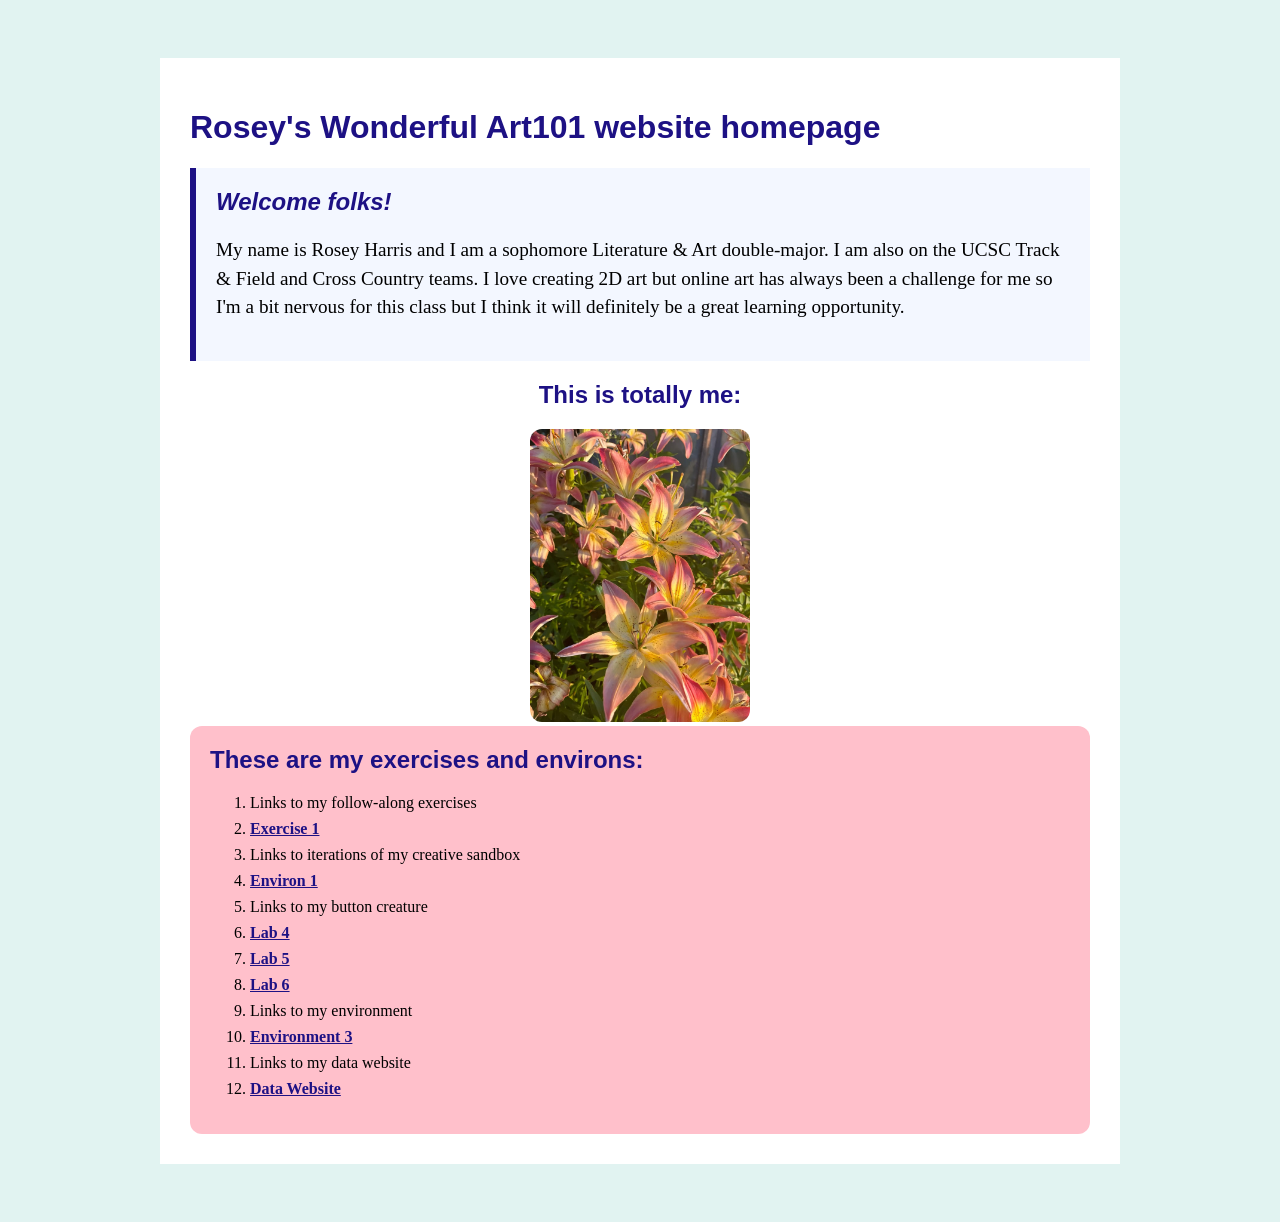
<file: index.html>
<!doctype html>
<html lang="en">
<head>
    <meta charset="utf-8">
    <title>Ilia's ART101 Homepage</title>
    <link href="site.css" rel="stylesheet" type="text/css">
</head>
<body>
 <div id="page">

<h1> Rosey's Wonderful Art101 website homepage </h1>

<div class="top-section">

<div id="introduction"> 
<h2> Welcome folks! </h2> 
<p>
My name is Rosey Harris and I am a sophomore Literature & Art double-major. I am also on the UCSC Track & Field and Cross Country teams. I love creating 2D art but online art has always been a challenge for me so I'm a bit nervous for this class but I think it will definitely be a great learning opportunity.
</p>
</div> 

<div class="profile">
<h2> This is totally me: </h2>

<img src="download.jpg">
</div> 
</div>

<div class="navigation">
<h2> These are my exercises and environs: </h2> 

<ol>
    <li>Links to my follow-along exercises</li>
    <li><a href="exercises/ex01.html">Exercise 1</a></li>
    <li>Links to iterations of my creative sandbox</li>
    <li><a href="environ/en01.html">Environ 1</a></li>
    <li>Links to my button creature</li>
     <li><a href="exercises/lab04.html">Lab 4</a></li>
     <li><a href="exercises/lab05.html">Lab 5</a></li>
     <li><a href="exercises/lab06.html">Lab 6</a></li>
     <li>Links to my environment</li>
<li><a href="environ/env03.html">Environment 3</a></li>
<li>Links to my data website</li>
<li><a href="data/data.html">Data Website</a></li>
</ol>
</div>

</body>
</html>
</file>
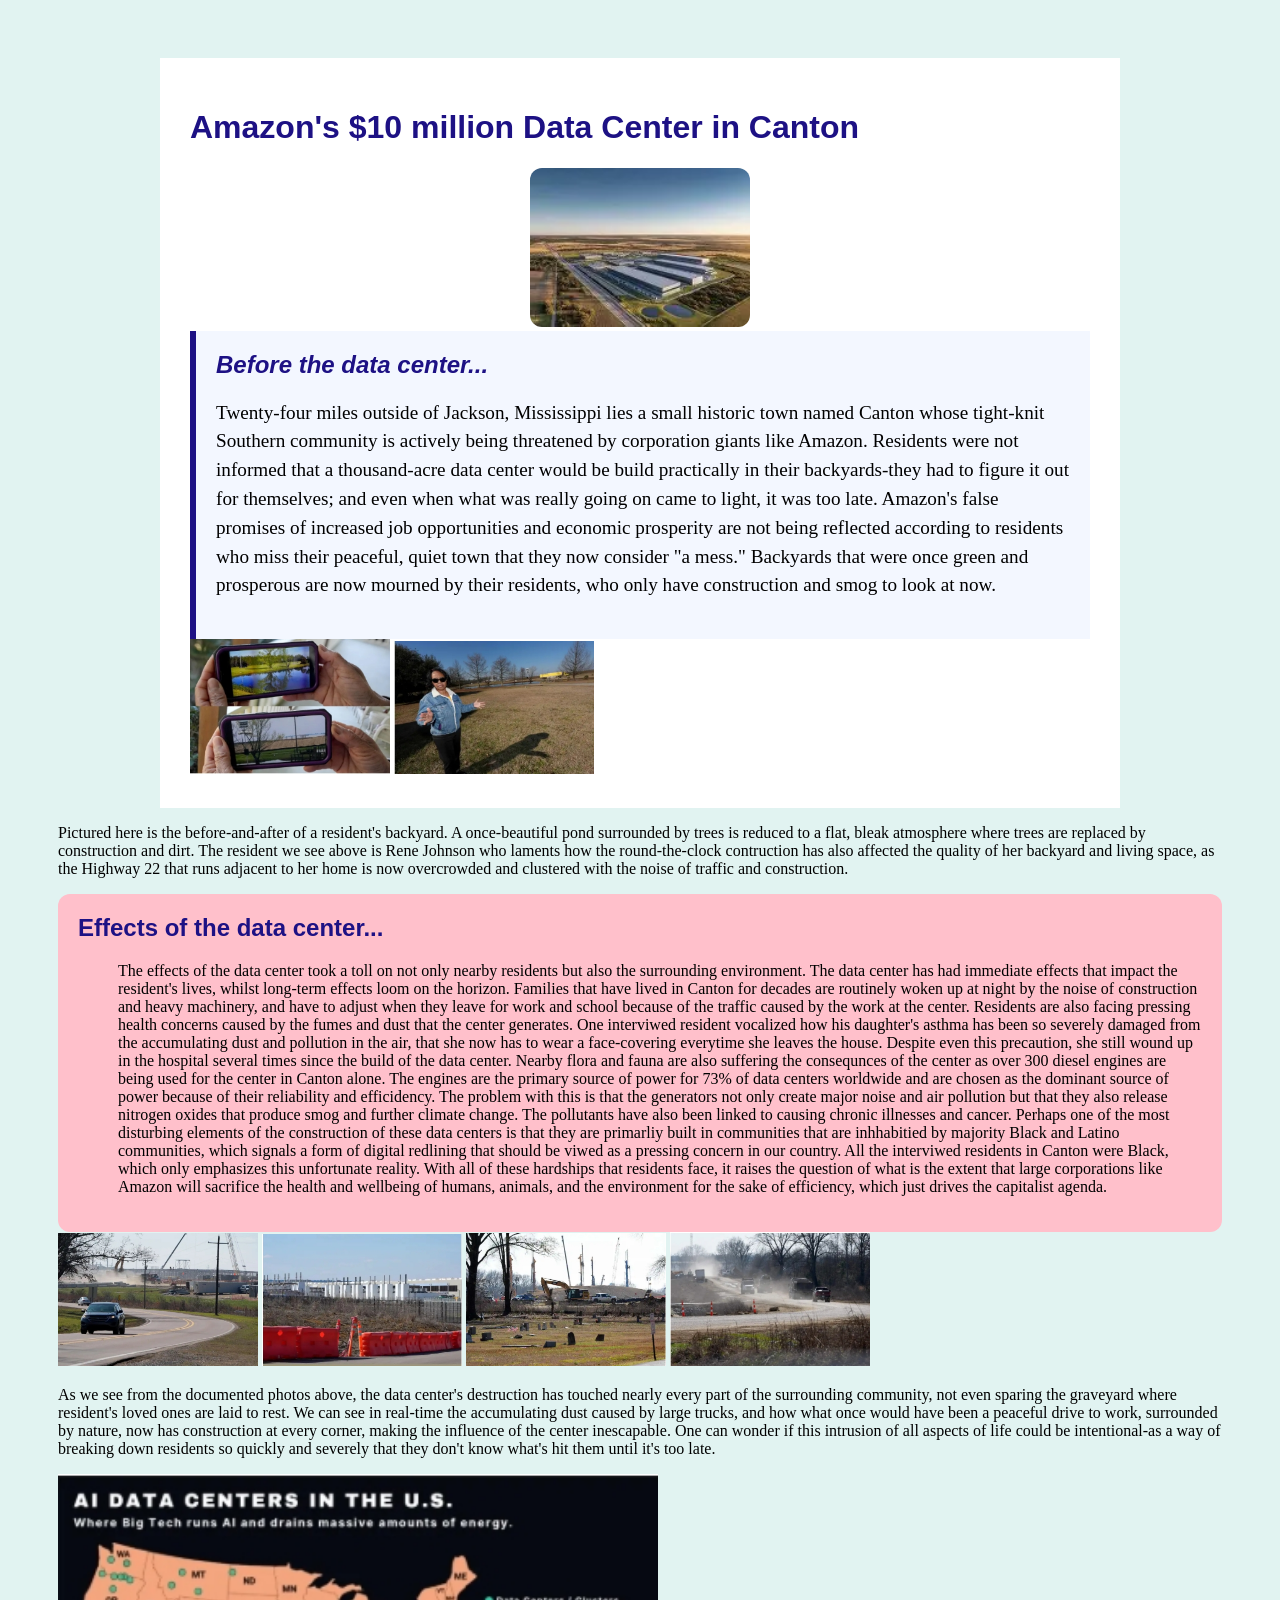
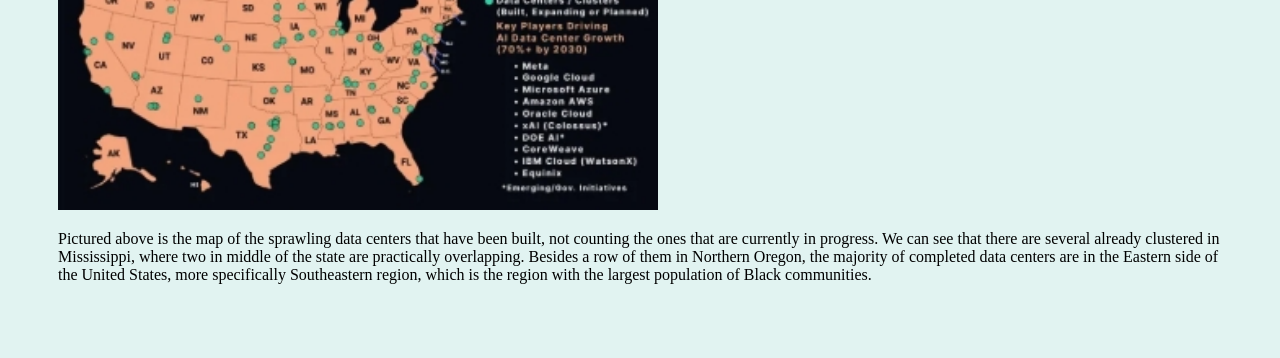
<file: data.html/index.html>
<!doctype html>
<html lang="en">
<head>
    <meta charset="utf-8">
    <title>Rosey's Data Center Website</title>
    <link href="index.css" rel="stylesheet" type="text/css">
</head>
<body>
 <div id="page">

<h1> Amazon's $10 million Data Center in Canton </h1>

<div class="top-section">


<div class="profile">







<img src="introcenter.png">
</div> 
</div>






<div id="introduction"> 
<h2> Before the data center... </h2> 
<p>
Twenty-four miles outside of Jackson, Mississippi lies a small historic town named Canton whose tight-knit Southern community is actively being threatened by corporation giants like Amazon.
Residents were not informed that a thousand-acre data center would be build practically in their backyards-they had to figure it out for themselves; and even when what was really going on came to light, it was too late.
Amazon's false promises of increased job opportunities and economic prosperity are not being reflected according to residents who miss their peaceful, quiet town that they now consider "a mess." Backyards that were once green and prosperous are now 
mourned by their residents, who only have construction and smog to look at now.
</p>
</div> 


<img src="beforeandafter.jpeg">

<img src="backyard.jpeg">
</div> 
</div>

<p>
    Pictured here is the before-and-after of a resident's backyard. A once-beautiful pond surrounded by trees is reduced to a flat, bleak atmosphere where trees are replaced by construction and dirt. The resident we see above is Rene Johnson who laments how the round-the-clock contruction has also 
    affected the quality of her backyard and living space, as the Highway 22 that runs adjacent to her home is now overcrowded and clustered with the noise of traffic and construction.
</p>



<div class="navigation">
<h2> Effects of the data center...</h2> 

<ol>
The effects of the data center took a toll on not only nearby residents but also the surrounding environment. The data center has had immediate effects that impact the resident's lives, whilst long-term effects loom on the horizon. 
Families that have lived in Canton for decades are routinely woken up at night by the noise of construction and heavy machinery, and have to adjust when they leave for work and school because of the traffic caused by the work at the center. Residents are also facing pressing health concerns caused by the fumes and dust 
that the center generates. One interviwed resident vocalized how his daughter's asthma has been so severely damaged from the accumulating dust and pollution in the air, that she now has to wear a face-covering everytime she leaves the house. Despite even this precaution, she still wound up in the hospital several times since the 
build of the data center. Nearby flora and fauna are also suffering the consequnces of the center as over 300 diesel engines are being used for the center in Canton alone. The engines are the primary source of power for 73% of data centers worldwide and are chosen as the dominant source of power because of their reliability and efficidency.
The problem with this is that the generators not only create major noise and air pollution but that they also release nitrogen oxides that produce smog and further climate change. The pollutants have also been linked to causing chronic illnesses and cancer. Perhaps one of the most disturbing elements of the construction of these data centers is that they are primarliy built in communities that are inhhabitied by majority Black and Latino communities, which signals a form of digital redlining that should be viwed as a pressing concern in our country. All the interviwed residents in Canton were Black,
which only emphasizes this unfortunate reality. With all of these hardships that residents face, it raises the question of what is the extent that large corporations like Amazon will sacrifice the health and wellbeing of humans, animals, and the environment for the sake of efficiency, which just drives the capitalist agenda.

</ol>
</div>


 


    
<img src="car.jpeg">

<img src="construction.jpeg">

<img src="graveyard.jpeg">

<img src="road.jpeg">
</div> 
</div>

<p> 
   As we see from the documented photos above, the data center's destruction has touched nearly every part of the surrounding community, not
   even sparing the graveyard where resident's loved ones are laid to rest. We can see in real-time the accumulating dust caused by large trucks, and how what once would have been 
   a peaceful drive to work, surrounded by nature, now has construction at every corner, making the influence of the center inescapable.
 One can wonder if this intrusion of all aspects of life could be intentional-as a way of breaking down residents so quickly and severely that they don't know what's hit them
   until it's too late.
</p> 








    <img src="map.jpeg" alt="Example Image" class="my-image">

<p>
Pictured above is the map of the sprawling data centers that have been built, not counting the ones that are currently in progress. We can see that there are several already clustered in Mississippi, where two in middle of the state are practically overlapping. Besides a row of them in Northern Oregon,
the majority of completed data centers are in the Eastern side of the United States, more specifically Southeastern region, which is the region with the largest population of Black communities. 
</p>
</file>
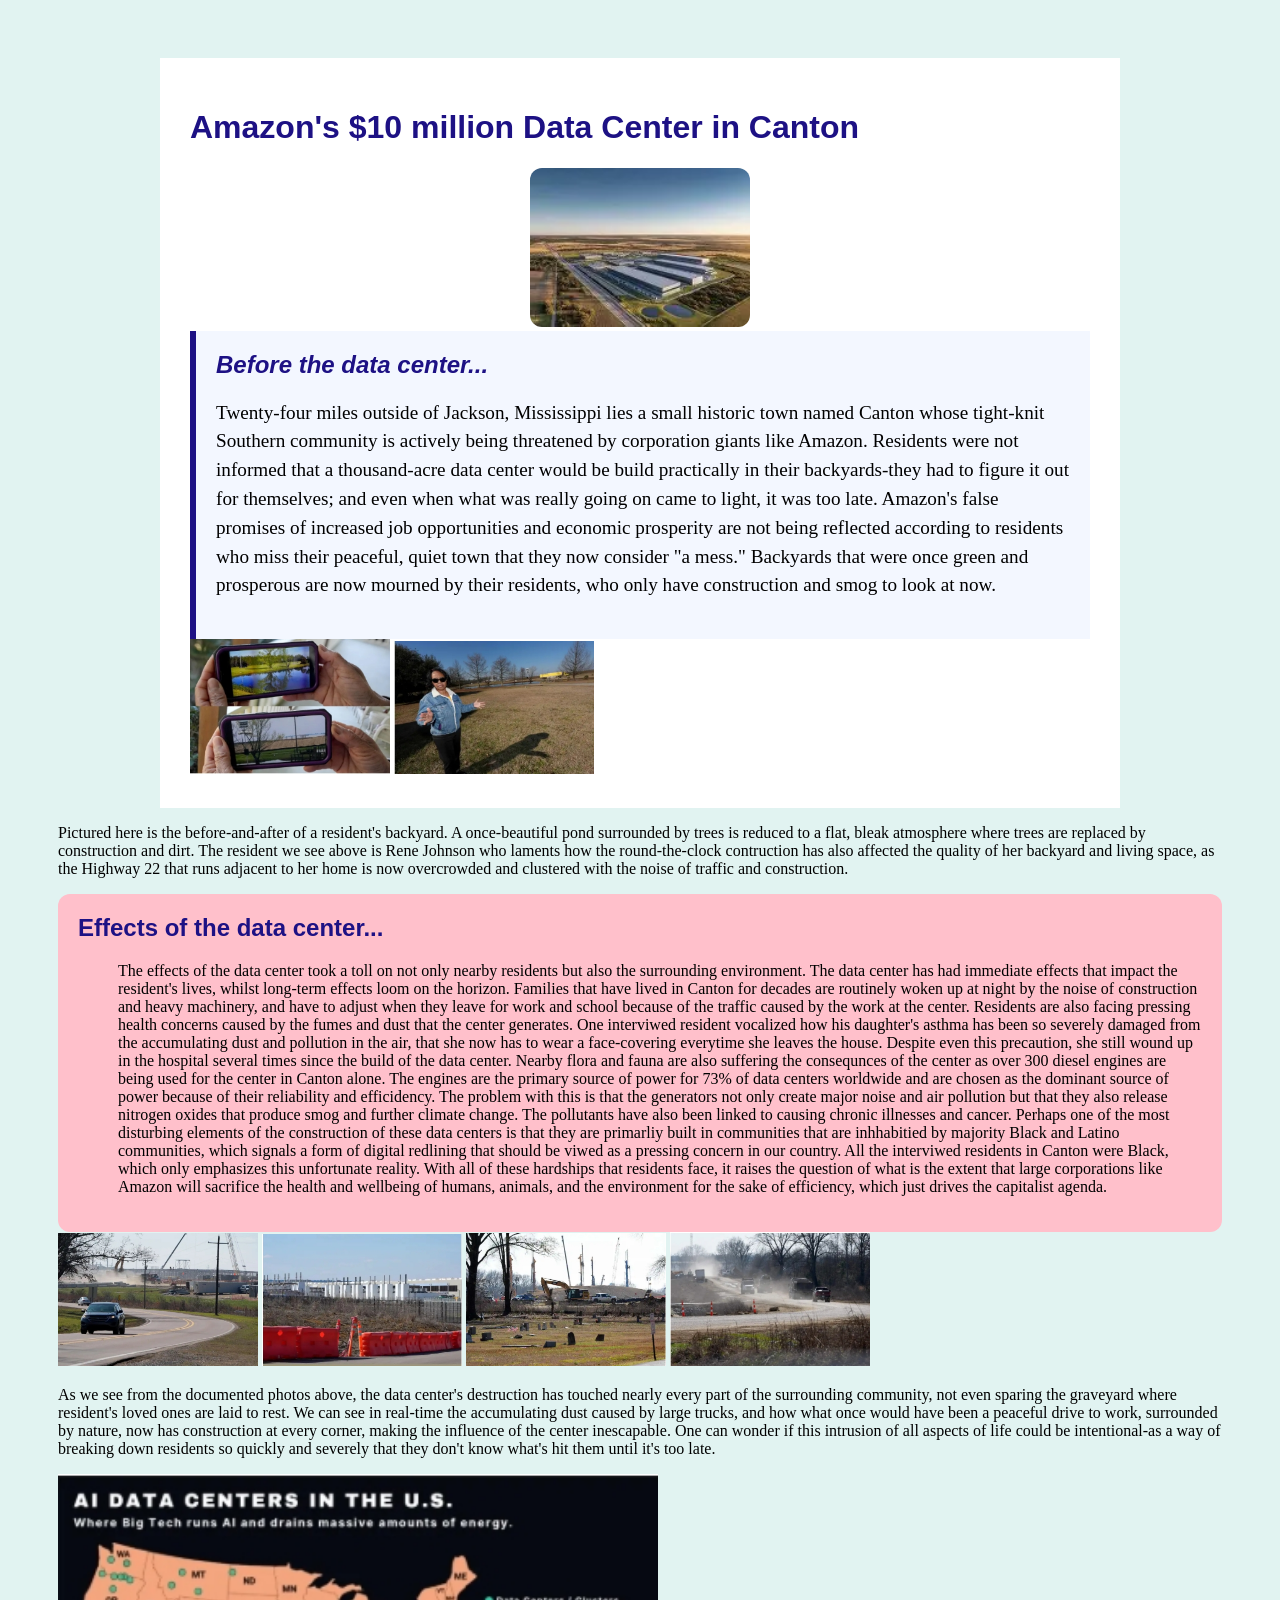
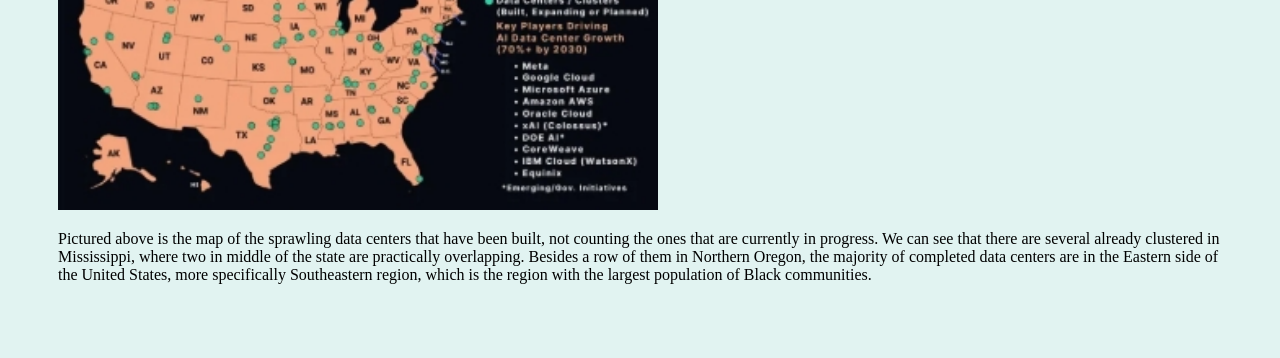
<file: data/data.html>
<!doctype html>
<html lang="en">
<head>
    <meta charset="utf-8">
    <title>Rosey's Data Center Website</title>
    <link href="data.css" rel="stylesheet" type="text/css">
</head>
<body>
 <div id="page">

<h1> Amazon's $10 million Data Center in Canton </h1>

<div class="top-section">


<div class="profile">







<img src="introcenter.png">
</div> 
</div>






<div id="introduction"> 
<h2> Before the data center... </h2> 
<p>
Twenty-four miles outside of Jackson, Mississippi lies a small historic town named Canton whose tight-knit Southern community is actively being threatened by corporation giants like Amazon.
Residents were not informed that a thousand-acre data center would be build practically in their backyards-they had to figure it out for themselves; and even when what was really going on came to light, it was too late.
Amazon's false promises of increased job opportunities and economic prosperity are not being reflected according to residents who miss their peaceful, quiet town that they now consider "a mess." Backyards that were once green and prosperous are now 
mourned by their residents, who only have construction and smog to look at now.
</p>
</div> 


<img src="beforeandafter.jpeg">

<img src="backyard.jpeg">
</div> 
</div>

<p>
    Pictured here is the before-and-after of a resident's backyard. A once-beautiful pond surrounded by trees is reduced to a flat, bleak atmosphere where trees are replaced by construction and dirt. The resident we see above is Rene Johnson who laments how the round-the-clock contruction has also 
    affected the quality of her backyard and living space, as the Highway 22 that runs adjacent to her home is now overcrowded and clustered with the noise of traffic and construction.
</p>



<div class="navigation">
<h2> Effects of the data center...</h2> 

<ol>
The effects of the data center took a toll on not only nearby residents but also the surrounding environment. The data center has had immediate effects that impact the resident's lives, whilst long-term effects loom on the horizon. 
Families that have lived in Canton for decades are routinely woken up at night by the noise of construction and heavy machinery, and have to adjust when they leave for work and school because of the traffic caused by the work at the center. Residents are also facing pressing health concerns caused by the fumes and dust 
that the center generates. One interviwed resident vocalized how his daughter's asthma has been so severely damaged from the accumulating dust and pollution in the air, that she now has to wear a face-covering everytime she leaves the house. Despite even this precaution, she still wound up in the hospital several times since the 
build of the data center. Nearby flora and fauna are also suffering the consequnces of the center as over 300 diesel engines are being used for the center in Canton alone. The engines are the primary source of power for 73% of data centers worldwide and are chosen as the dominant source of power because of their reliability and efficidency.
The problem with this is that the generators not only create major noise and air pollution but that they also release nitrogen oxides that produce smog and further climate change. The pollutants have also been linked to causing chronic illnesses and cancer. Perhaps one of the most disturbing elements of the construction of these data centers is that they are primarliy built in communities that are inhhabitied by majority Black and Latino communities, which signals a form of digital redlining that should be viwed as a pressing concern in our country. All the interviwed residents in Canton were Black,
which only emphasizes this unfortunate reality. With all of these hardships that residents face, it raises the question of what is the extent that large corporations like Amazon will sacrifice the health and wellbeing of humans, animals, and the environment for the sake of efficiency, which just drives the capitalist agenda.

</ol>
</div>


 


    
<img src="car.jpeg">

<img src="construction.jpeg">

<img src="graveyard.jpeg">

<img src="road.jpeg">
</div> 
</div>

<p> 
   As we see from the documented photos above, the data center's destruction has touched nearly every part of the surrounding community, not
   even sparing the graveyard where resident's loved ones are laid to rest. We can see in real-time the accumulating dust caused by large trucks, and how what once would have been 
   a peaceful drive to work, surrounded by nature, now has construction at every corner, making the influence of the center inescapable.
 One can wonder if this intrusion of all aspects of life could be intentional-as a way of breaking down residents so quickly and severely that they don't know what's hit them
   until it's too late.
</p> 








    <img src="map.jpeg" alt="Example Image" class="my-image">

<p>
Pictured above is the map of the sprawling data centers that have been built, not counting the ones that are currently in progress. We can see that there are several already clustered in Mississippi, where two in middle of the state are practically overlapping. Besides a row of them in Northern Oregon,
the majority of completed data centers are in the Eastern side of the United States, more specifically Southeastern region, which is the region with the largest population of Black communities. 
</p>
</file>
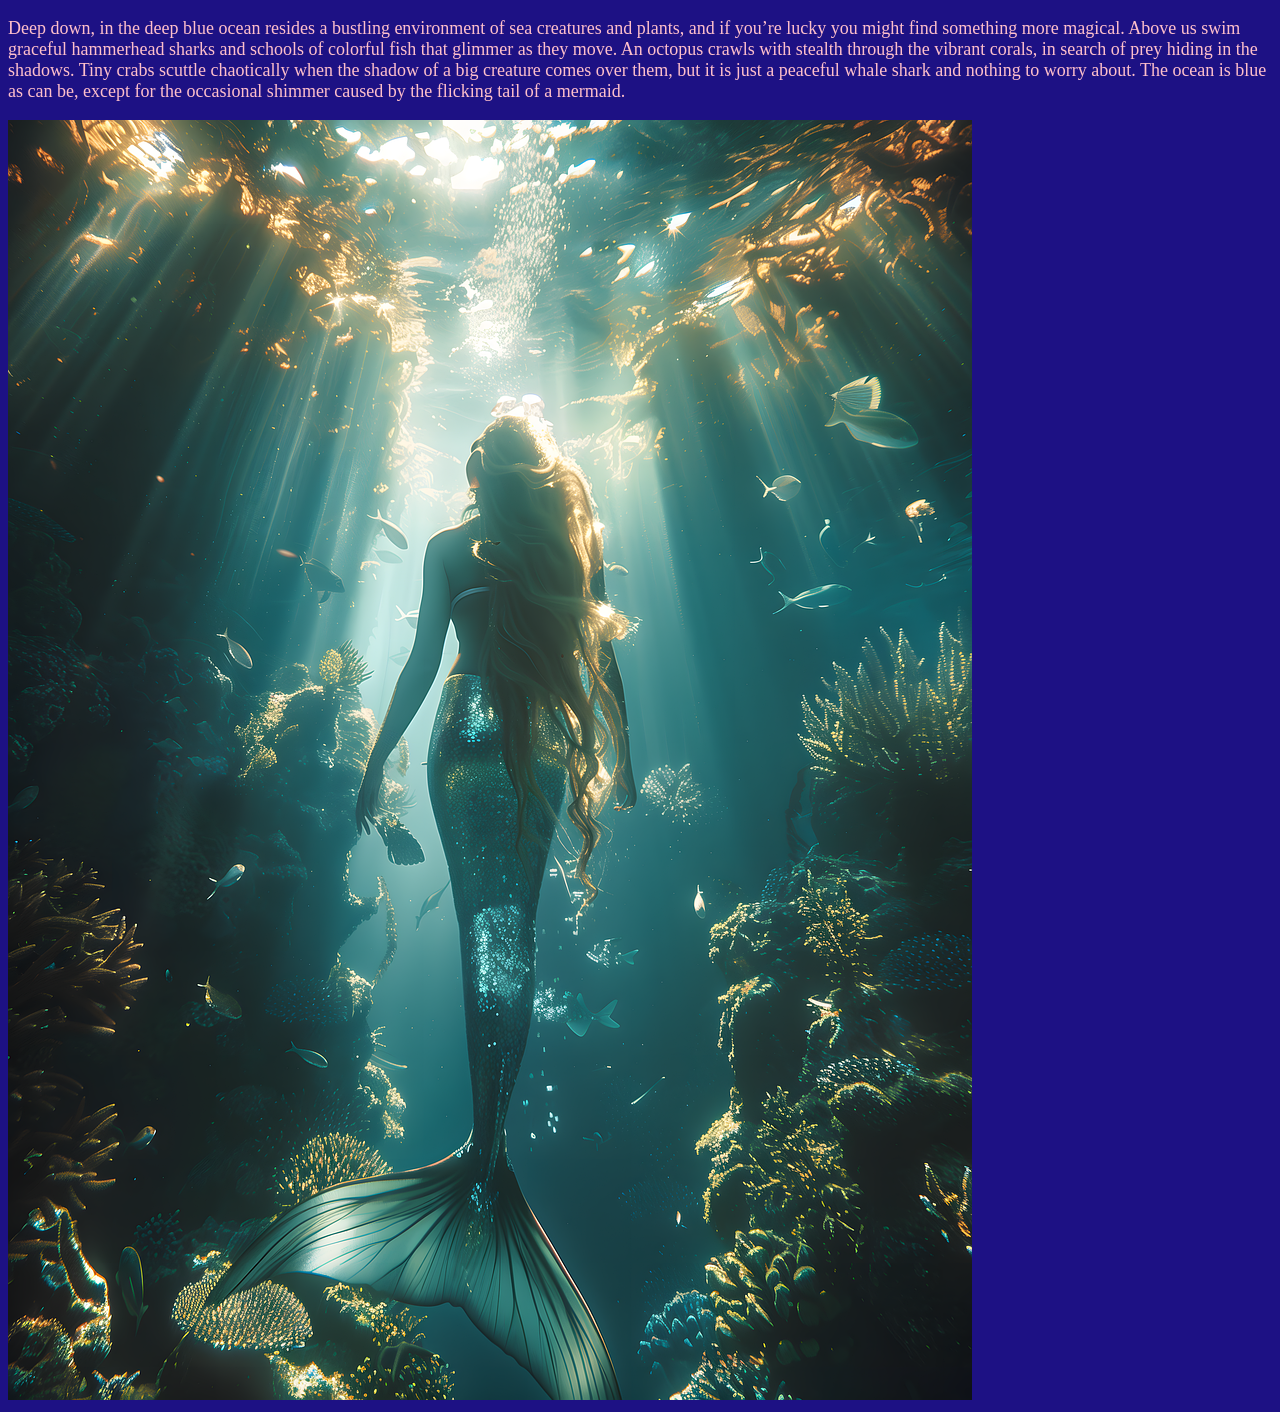
<file: environ/env01.html>
<!doctype html>
<html lang="en">
<head>
    <meta charset="utf-8">
    <title>Environment 01</title>
    <link href="env.css" rel="stylesheet" type="text/css">
</head>
<body>
 <p>


Deep down, in the deep blue ocean resides a bustling environment of sea creatures and plants, and if you’re lucky you might find something more magical. Above us swim graceful hammerhead sharks and schools of colorful fish that glimmer as they move. An octopus crawls with stealth through the vibrant corals, in search of prey hiding in the shadows. Tiny crabs scuttle chaotically when the shadow of a big creature comes over them, but it is just a peaceful whale shark and nothing to worry about. The ocean is blue as can be, except for the occasional shimmer caused by the flicking tail of a mermaid. 
 </p> 
<img src="mermaid.png"> 
</body>
</html>
</file>
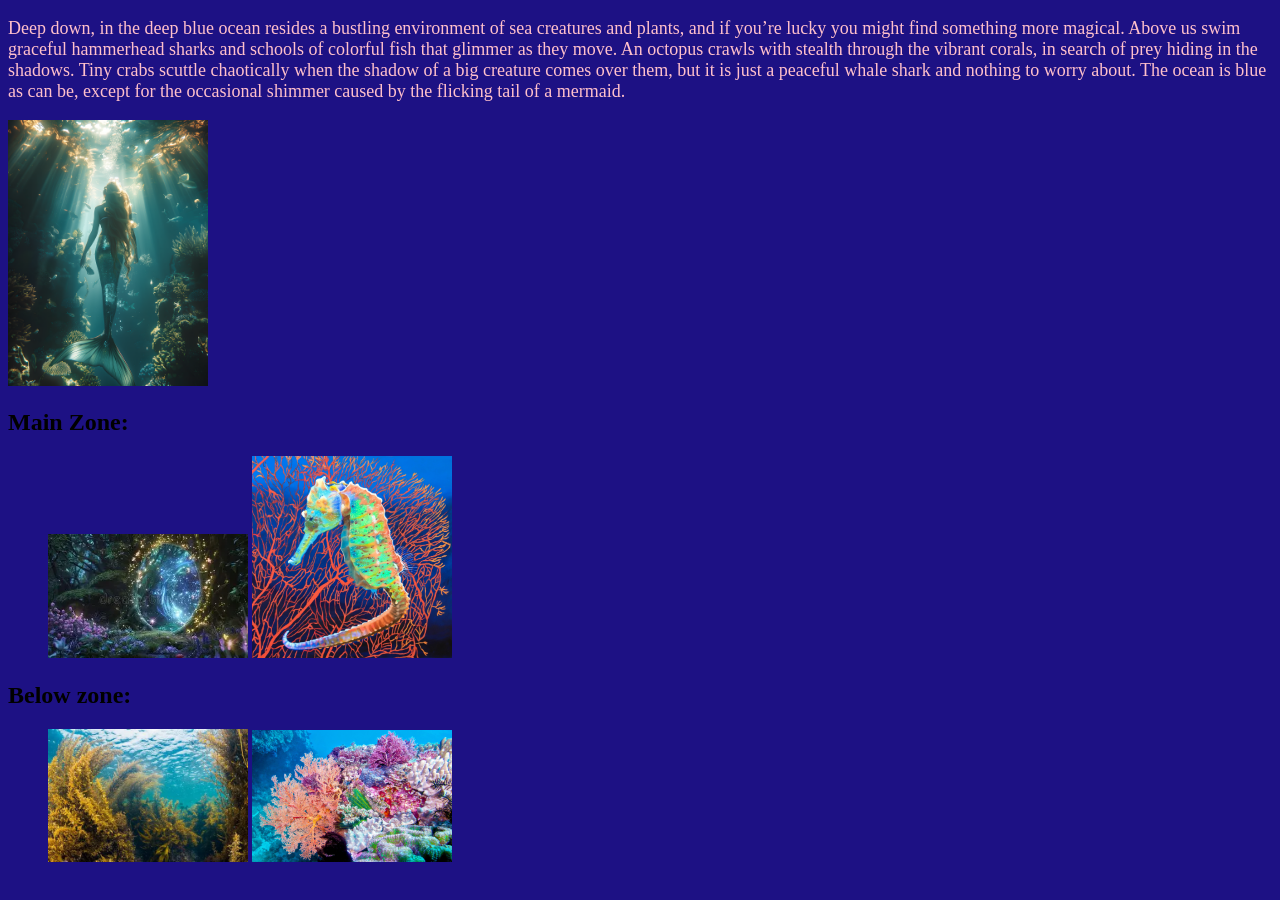
<file: environ/env02.html>
<!doctype html>
<html lang="en">
<head>
    <meta charset="utf-8">
    <title>Environment 01</title>
    <link href="env02.css" rel="stylesheet" type="text/css">
</head>
<body>
 <p>


Deep down, in the deep blue ocean resides a bustling environment of sea creatures and plants, and if you’re lucky you might find something more magical. Above us swim graceful hammerhead sharks and schools of colorful fish that glimmer as they move. An octopus crawls with stealth through the vibrant corals, in search of prey hiding in the shadows. Tiny crabs scuttle chaotically when the shadow of a big creature comes over them, but it is just a peaceful whale shark and nothing to worry about. The ocean is blue as can be, except for the occasional shimmer caused by the flicking tail of a mermaid. 
 </p> 
<img src="mermaid.png"> 

 
<div class="my-flex">
<div class="profile">
<h2> Main Zone: </h2>


<ol>
<img src="portal.webp"> 
<img src="seahorse.jpg"> 

</ol>
    
</div>


<div class="my-flex">
<div class="profile">
<h2> Below zone: </h2>

<ol>
<img src="seaweed.webp"> 
<img src="coral.jpg">  

</ol>



</body>
</html>

<img id="seahorse.jpg" src="seahorse.jpg"  

id="portal.webp" src="portal.webp"
</file>
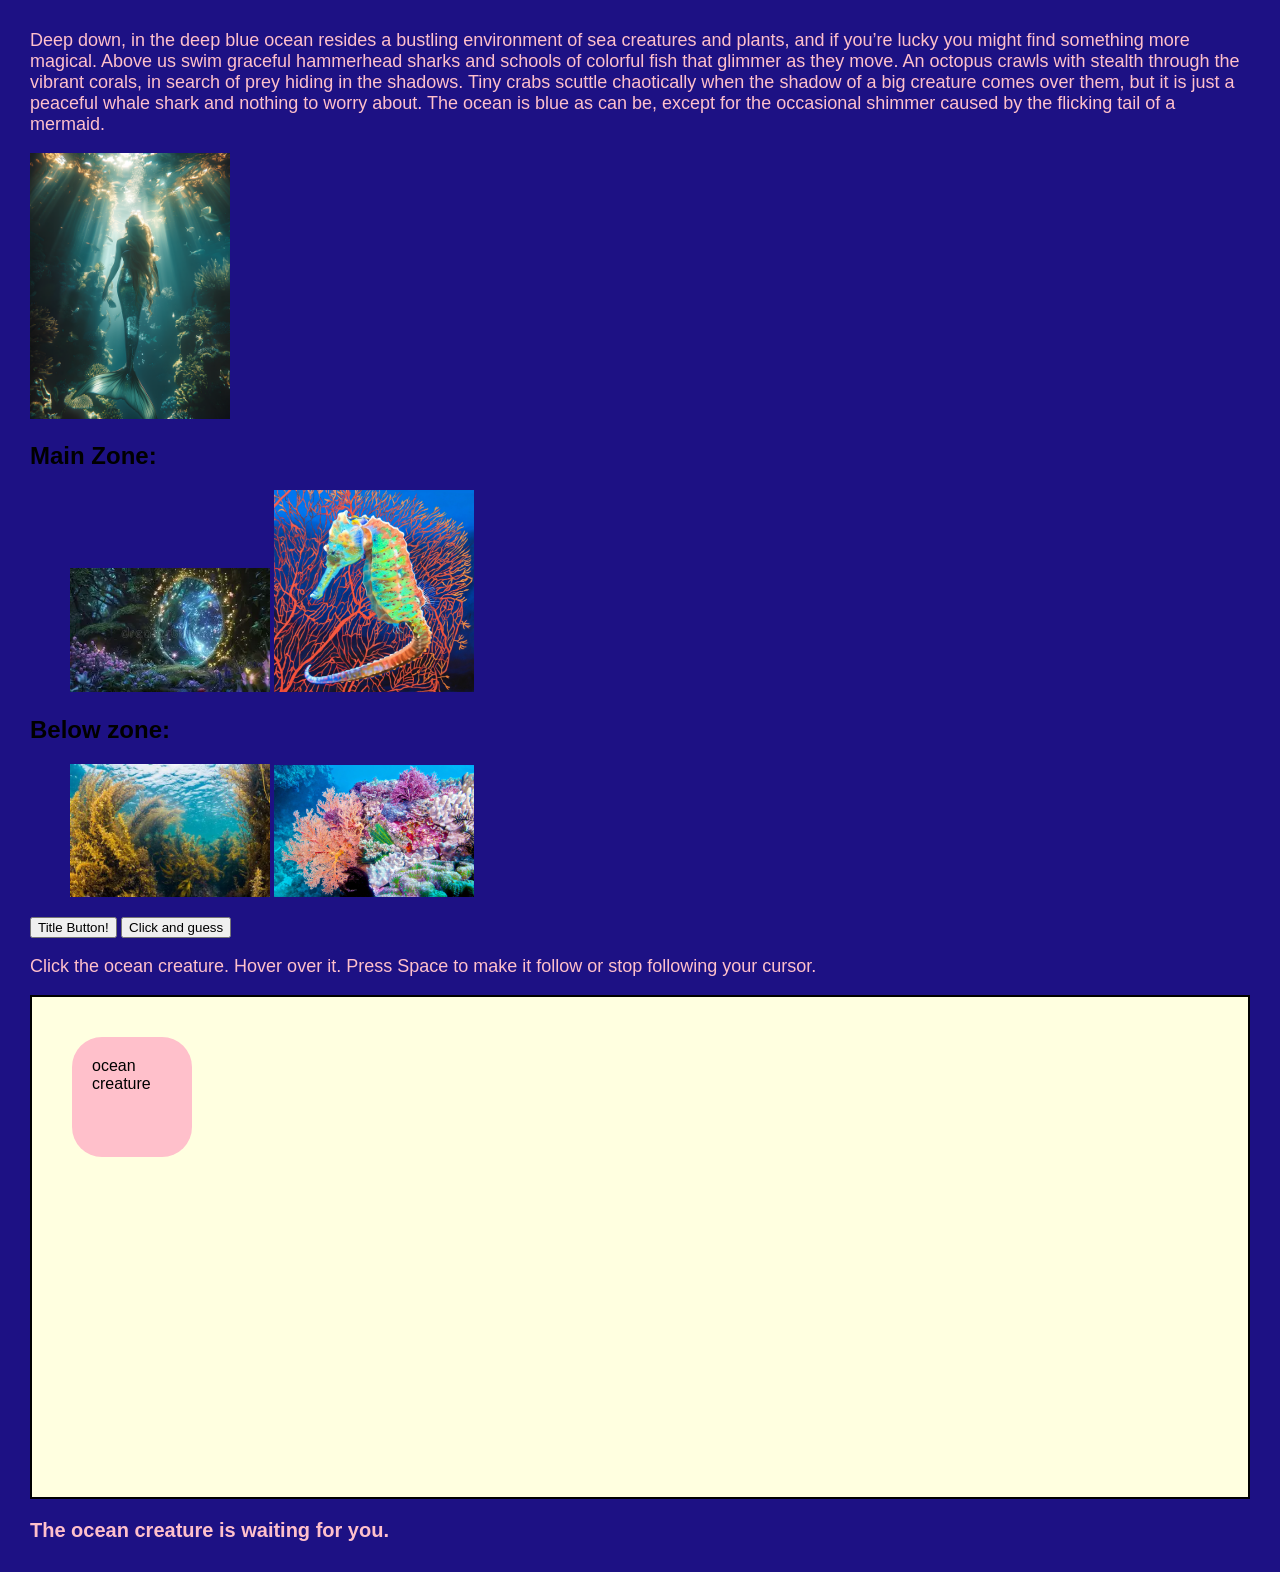
<file: environ/env03.html>
<!doctype html>
<html lang="en">

<head>
    <meta charset="utf-8">
    <title>Environment 01</title>
    <link href="env03.css" rel="stylesheet" type="text/css">
    <script src="https://code.jquery.com/jquery-3.7.1.min.js"></script>
    <script src="env03.js" DEFER></script>
</head>

<body>
    <p>


        Deep down, in the deep blue ocean resides a bustling environment of sea creatures and plants, and if you’re
        lucky you might find something more magical. Above us swim graceful hammerhead sharks and schools of colorful
        fish that glimmer as they move. An octopus crawls with stealth through the vibrant corals, in search of prey
        hiding in the shadows. Tiny crabs scuttle chaotically when the shadow of a big creature comes over them, but it
        is just a peaceful whale shark and nothing to worry about. The ocean is blue as can be, except for the
        occasional shimmer caused by the flicking tail of a mermaid.
    </p>
    <img src="mermaid.png">


    <div class="my-flex">
        <div class="profile">
            <h2> Main Zone: </h2>


            <ol>
                <img src="portal.webp">
                <img src="seahorse.jpg">

            </ol>

        </div>


        <div class="my-flex">
            <div class="profile">
                <h2> Below zone: </h2>

                <ol>
                    <img src="seaweed.webp">
                    <img src="coral.jpg">

                </ol>


                <div id="environment-output"></div>

                <button id="needy-button">Title Button!</button>


                <button id="good-button">Click and guess</button>

                <div id="output"></div>

                <p>
                    Click the ocean creature. Hover over it. Press Space to make it follow or stop following your
                    cursor.
                </p>

                <div id="scene">
                    <div id="creature">
                        ocean creature
                        <div id="thought">I feel your cursor coming closer...</div>
                    </div>
                </div>

                <p id="status">The ocean creature is waiting for you.</p>



</body>

</html>
</file>
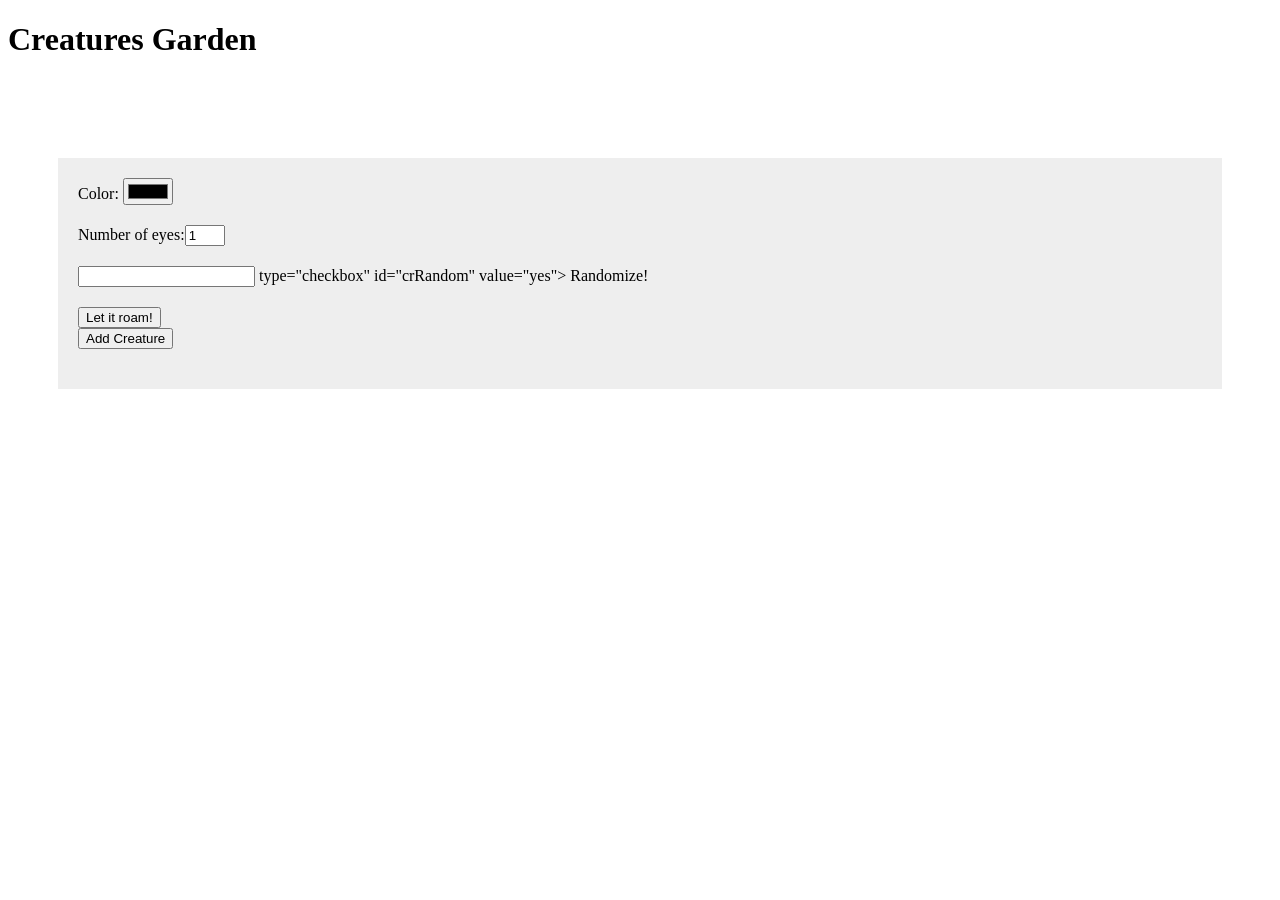
<file: exercises/creatures.html>
<!DOCTYPE html>
<html lang="en">

<head>
   <!-- All techy stuff goes here, inside HEAD -->
   <meta charset="UTF-8">
   <meta name="viewport" content="width=device-width, initial-scale=1.0">
   <!-- Overall title of your page -->
   <title>Creatures Garden</title>
   <!-- Link to external CSS file -->
   <link rel="stylesheet" href="creatures.css">
   <!-- jQuery library -->
   <script src="https://code.jquery.com/jquery-3.7.1.min.js"></script>
   <!-- Link to external JavaScript file -->
   <script src="creatures.js" DEFER></script>

</head>

<body>
<!-- Main content goes here, inside BODY -->

<h1>Creatures Garden</h1>

<!-- ADD CREATURES TO THE GARDEN -->

<!-- adding creatures -->


<!-- showing creatures -->
<div id="creature-list"> </div>

<div id="creature-form">
   
    <div>Color: <input id="crColor" type="color"> </div>
    <div>Number of eyes:<input type="number" id="crEyesNum" max="5" min="0" 
        value="1"> </div>
    <div><input> type="checkbox" id="crRandom" value="yes"> <label 
        for=""crRandom"> Randomize!</label></div> 
    <button id=""add-creature">Let it roam!</button> 
      <div> <button id="crAdd">Add Creature</button> </div>
    </div> 

    <!-- showing creatures -->
<div id="creature-list"> </div>


  
</body>

</html>
</file>
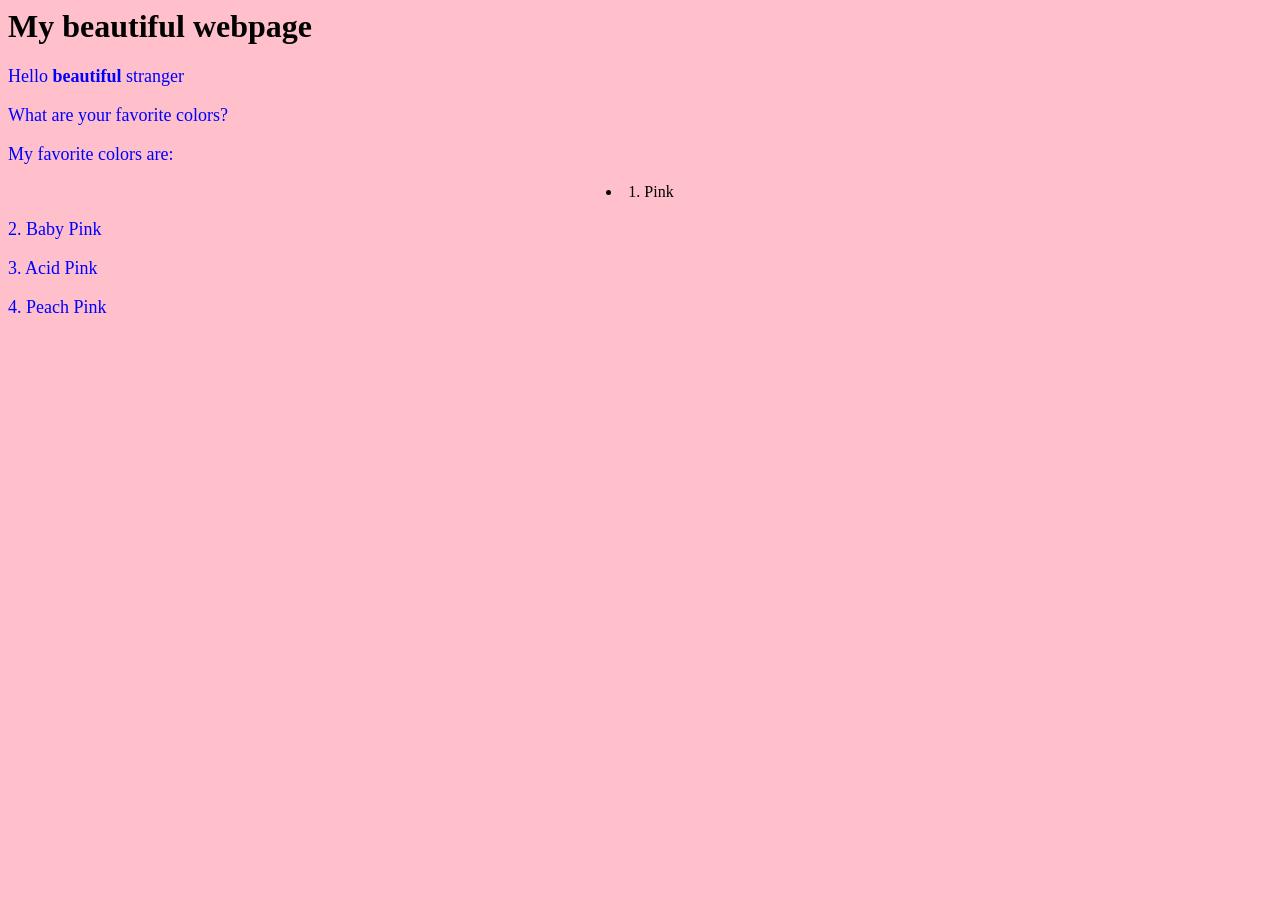
<file: exercises/ex02.html>
<html>

<head>

    <title> The pinkest page </title>
    <link href="ex02.css" rel="stylesheet"
    type="text/css">
    <head>

    <body>
        <h1>My beautiful webpage </h1>
        <p>Hello <strong>beautiful </strong>stranger </p>
        <p>What are your favorite colors? </p>
        <p>My favorite colors are: </p>
        <li> 1. Pink</li>
        <p>2. Baby Pink</p>
        <p>3. Acid Pink</p>
        <p>4. Peach Pink</p>



    </body>


</html>
</file>
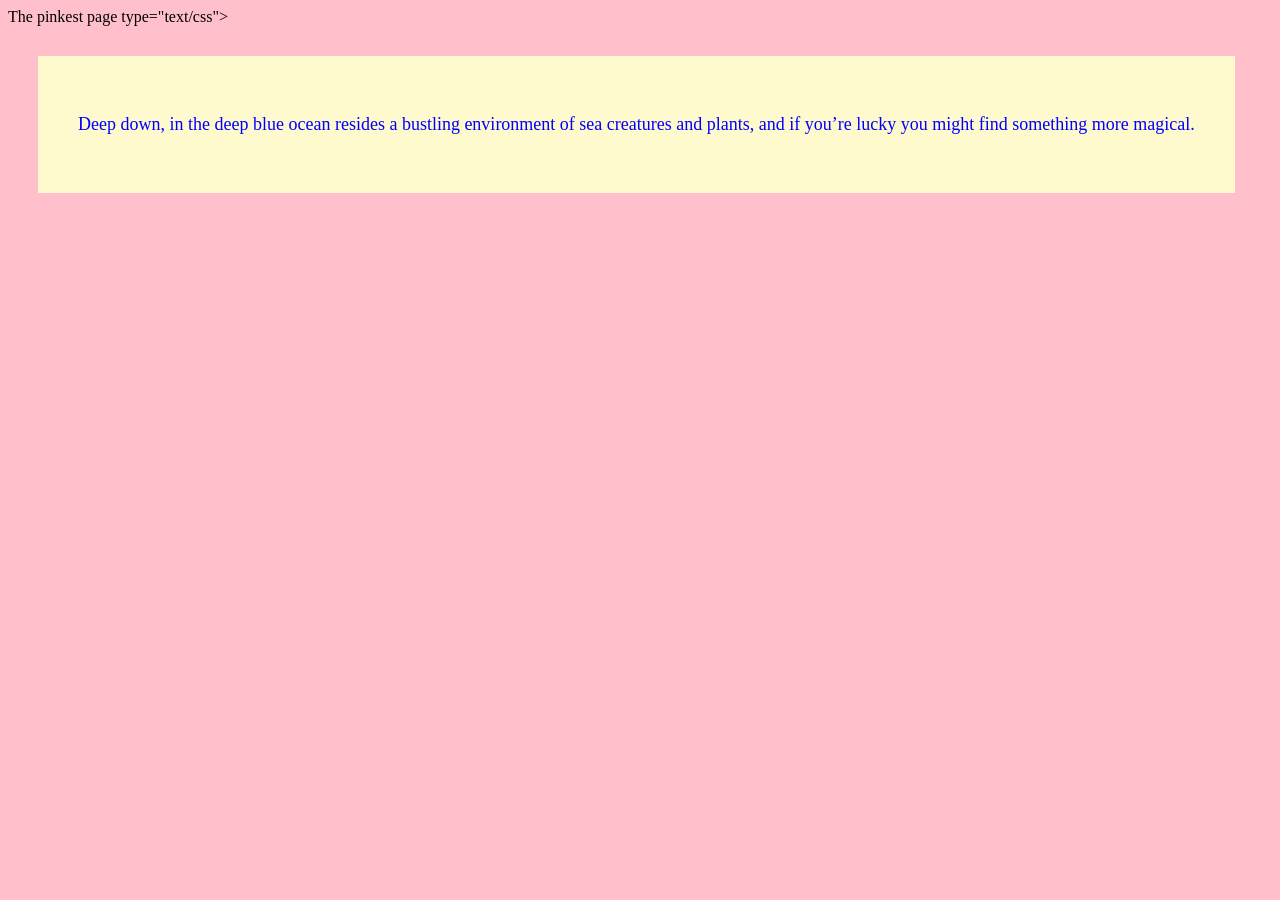
<file: exercises/ex03.html>
<html>

<head>

    <meta 
    <title> The pinkest page </title>
    <link href="ex02.css" rel="stylesheet" type=""text/css"> 
    type="text/css">
    <head>

    <body>
       
   
    <div class="my-flex">
    <div class="test-div">
    
       <p>  Deep down, in the deep blue ocean resides a bustling environment of sea creatures and plants, and if you’re lucky you might find something more magical. </p> 
     
    <h  



    </body>


</html>
</file>
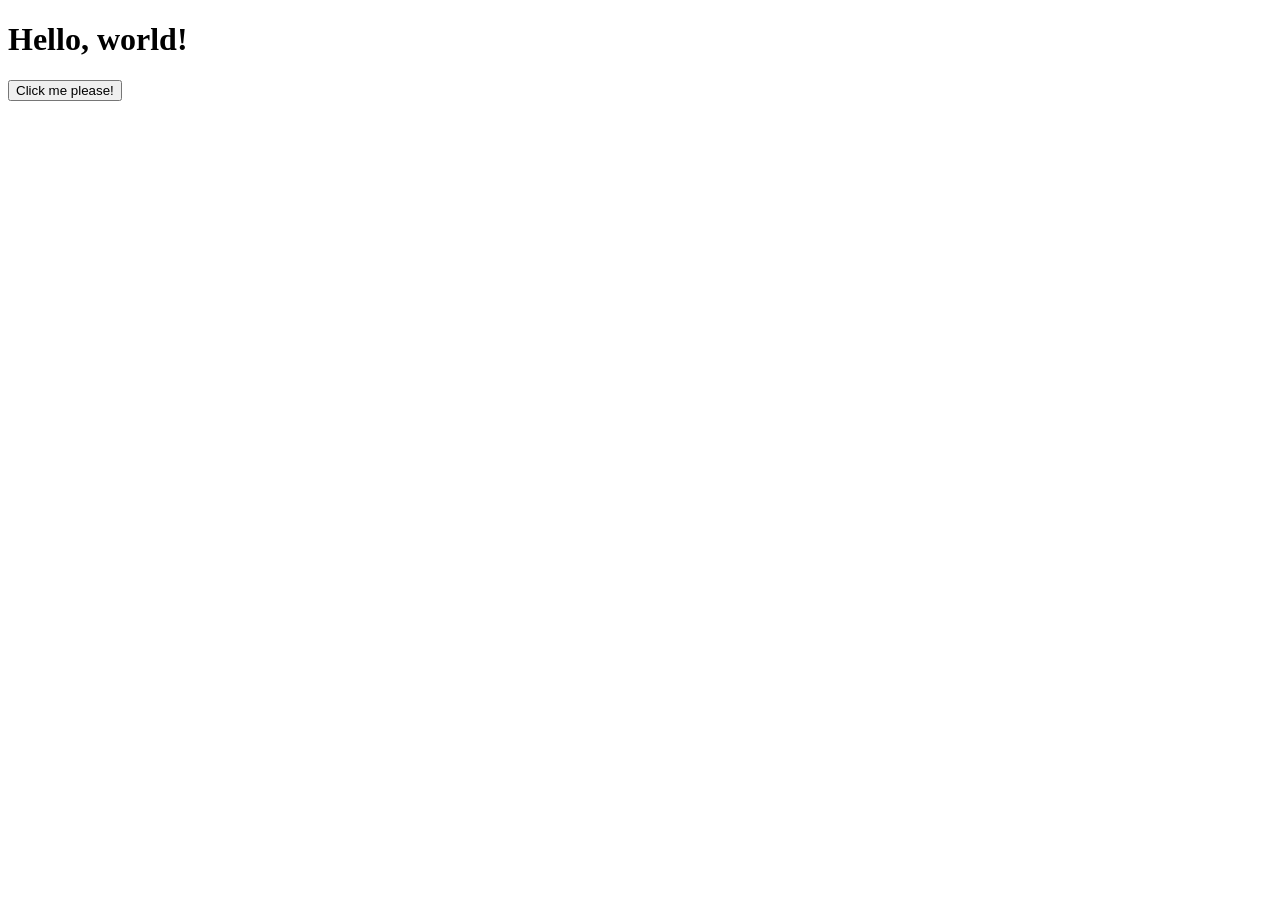
<file: exercises/ex06.html>
<!DOCTYPE html>
<html lang="en">

<head>
   <!-- All techy stuff goes here, inside HEAD -->
   <meta charset="UTF-8">
   <meta name="viewport" content="width=device-width, initial-scale=1.0">
   <!-- Overall title of your page -->
   <title>Empty Template</title>
   <!-- Link to external CSS file -->
   <!-- <link rel="stylesheet" href="ex04.css"> -->
   <!-- jQuery library -->
   <script src="https://code.jquery.com/jquery-3.7.1.min.js"></script>
   <!-- Link to external JavaScript file -->
   <script src="ex06.js" DEFER></script>
</head>

<body>

   <!-- Main content goes here, inside BODY -->
   <h1>Hello, world!</h1>

   <button id="needy-button">Click me please!</button>

</body>

</html>
</file>
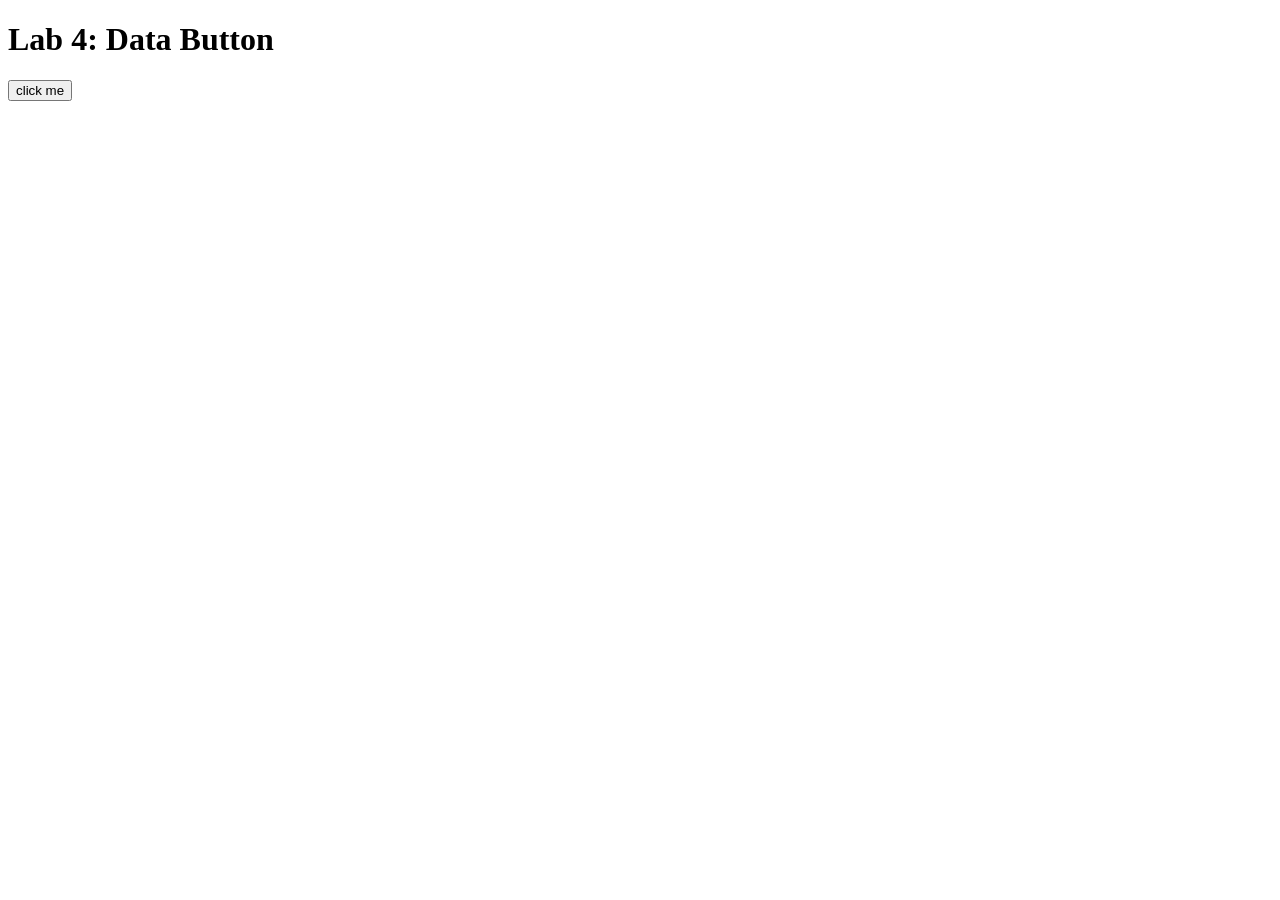
<file: exercises/lab04.html>
<!DOCTYPE html>
<html lang="en">

<head>
    <!-- All techy stuff goes here, inside HEAD -->
    <meta charset="UTF-8">
    <meta name="viewport" content="width=device-width, initial-scale=1.0">

    <!-- Overall title of your page -->
    <title>Lab 4</title>

    <!-- jQuery library -->
    <script src="https://code.jquery.com/jquery-3.7.1.min.js"></script>

    <!-- Link to external JavaScript file -->
    <script src="lab04.js" defer></script>
</head>

<body>
    <!-- Main content goes here, inside BODY -->
    <h1>Lab 4: Data Button</h1>

    <button id="needy-button">click me</button>

    <div id="output"></div>
</body>

</html>
</file>
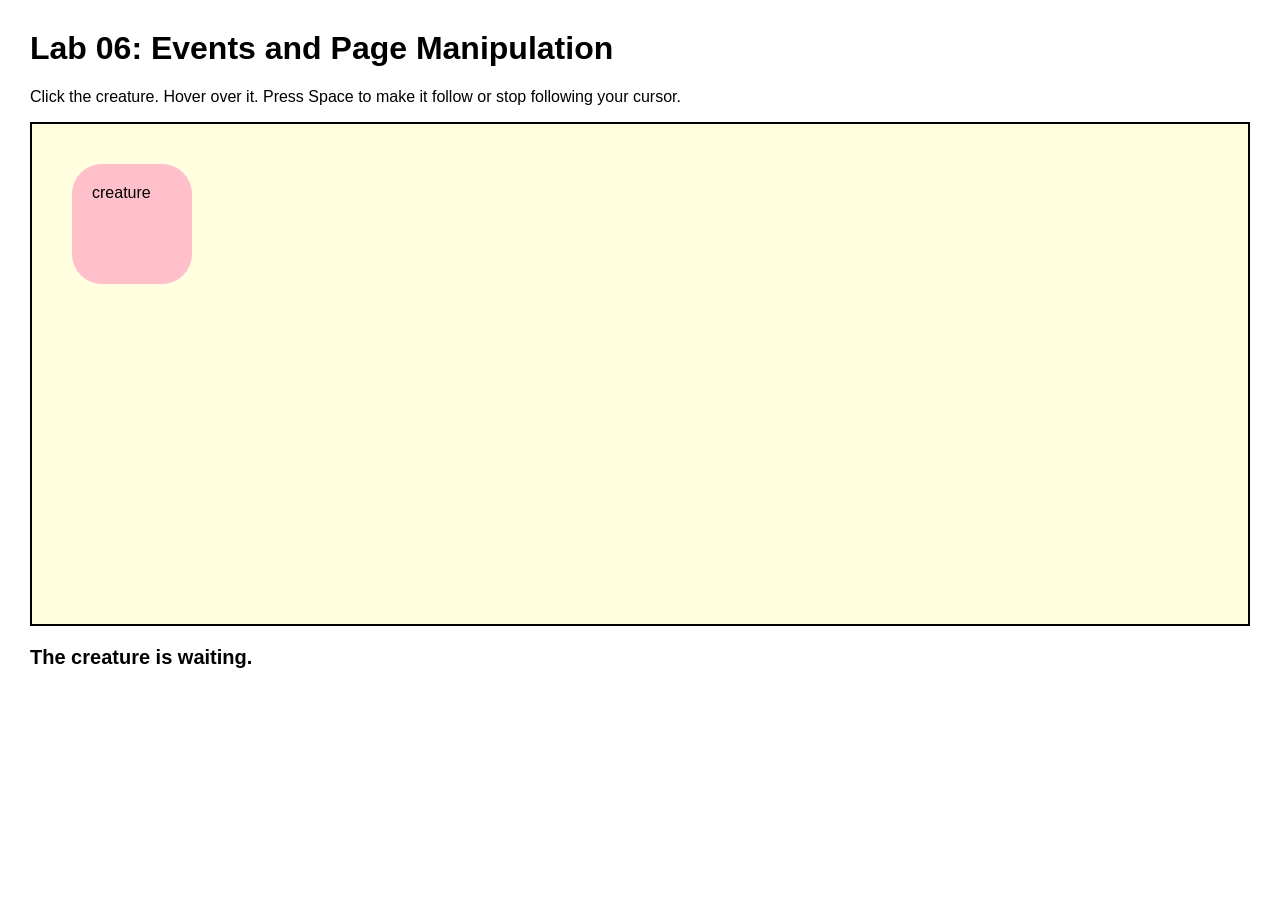
<file: exercises/lab06.html>
<!DOCTYPE html>
<html lang="en">

<head>
  <!-- All techy stuff goes here, inside HEAD -->
  <meta charset="UTF-8">
  <meta name="viewport" content="width=device-width, initial-scale=1.0">

  <!-- Overall title of your page -->
  <title>Lab 06</title>

  <!-- Link to external CSS file -->
  <link rel="stylesheet" href="lab06.css">

  <!-- jQuery library -->
  <script src="https://code.jquery.com/jquery-3.7.1.min.js"></script>

  <!-- Link to external JavaScript file -->
  <script src="lab06.js" defer></script>
</head>

<body>
  <!-- Main content goes here, inside BODY -->

  <h1>Lab 06: Events and Page Manipulation</h1>

  <p>
    Click the creature. Hover over it. Press Space to make it follow or stop following your cursor.
  </p>

  <div id="scene">
    <div id="creature">
      creature
      <div id="thought">I feel your cursor nearby...</div>
    </div>
  </div>

  <p id="status">The creature is waiting.</p>

</body>

</html>
</file>
<file: site.css>
body {
    background: #e1f3f1;
    padding: 50px;
} 
h1,
h2,
h3 {
    color: #1d1184;
    font-family: sans-serif;
}
img {
    width: 200px;
} 

#page {
    max-width: 900px;
    margin: 0 auto 0 auto;
    background: white;
    padding: 30px;
}

#introduction {
    background: #f3f7ff;
    padding: 20px;
    border-left: 6px solid #1d1184;
    flex: 2;
}

#introduction h2 {
    font-style: italic;
    margin-top: 0;
}

#introduction p {
    font-size: 120%;
    line-height: 1.5;
}

.profile {
    text-align: center;
    flex: 1;
}

.profile img {
    width: 220px;
    border-radius: 12px;
}

.profile p {
    font-size: 90%;
}

.navigation {
    background: pink; 
    padding: 20px;
    border-radius: 12px;
}

.navigation h2 {
    margin-top: 0;
}

.navigation li {
    margin-bottom: 8px;
}

.navigation a {
    color: #1d1184;
    font-weight: bold;
}
</file>
<file: data.html/index.css>
body {
    background: #e1f3f1;
    padding: 50px;
} 
h1,
h2,
h3 {
    color: #1d1184;
    font-family: sans-serif;
}
img {
    width: 200px;
} 

#page {
    max-width: 900px;
    margin: 0 auto 0 auto;
    background: white;
    padding: 30px;
}

#introduction {
    background: #f3f7ff;
    padding: 20px;
    border-left: 6px solid #1d1184;
    flex: 2;
}

#introduction h2 {
    font-style: italic;
    margin-top: 0;
}

#introduction p {
    font-size: 120%;
    line-height: 1.5;
}

.profile {
    text-align: center;
    flex: 1;
}

.profile img {
    width: 220px;
    border-radius: 12px;
}

.profile p {
    font-size: 90%;
}

.navigation {
    background: pink; 
    padding: 20px;
    border-radius: 12px;
}

.navigation h2 {
    margin-top: 0;
}

.navigation li {
    margin-bottom: 8px;
}

.navigation a {
    color: #1d1184;
    font-weight: bold;
} 

.my-image {
width: 600px;
}
</file>
<file: data/data.css>
body {
    background: #e1f3f1;
    padding: 50px;
} 
h1,
h2,
h3 {
    color: #1d1184;
    font-family: sans-serif;
}
img {
    width: 200px;
} 

#page {
    max-width: 900px;
    margin: 0 auto 0 auto;
    background: white;
    padding: 30px;
}

#introduction {
    background: #f3f7ff;
    padding: 20px;
    border-left: 6px solid #1d1184;
    flex: 2;
}

#introduction h2 {
    font-style: italic;
    margin-top: 0;
}

#introduction p {
    font-size: 120%;
    line-height: 1.5;
}

.profile {
    text-align: center;
    flex: 1;
}

.profile img {
    width: 220px;
    border-radius: 12px;
}

.profile p {
    font-size: 90%;
}

.navigation {
    background: pink; 
    padding: 20px;
    border-radius: 12px;
}

.navigation h2 {
    margin-top: 0;
}

.navigation li {
    margin-bottom: 8px;
}

.navigation a {
    color: #1d1184;
    font-weight: bold;
} 

.my-image {
width: 600px;
}
</file>
<file: environ/env.css>
body {
    background: #1d1184;
    p{color : pink; font-size: large; }
</file>
<file: environ/env02.css>
body {
    background: #1d1184;
    p{color : pink; font-size: large; }} 

img {
    width: 200px;
}
</file>
<file: environ/env03.css>
body {
    background: #1d1184;
    p{color : pink; font-size: large; }} 

img {
    width: 200px;
} 


body {
  font-family: Arial, sans-serif;
  margin: 30px;
}

#scene {
  min-height: 500px;
  background: lightyellow;
  border: 2px solid black;
  position: relative;
  overflow: hidden;
}

#creature {
  width: 120px;
  height: 120px;
  background: pink;
  border-radius: 30px;
  padding: 20px;
  box-sizing: border-box;
  cursor: pointer;
  position: absolute;
  left: 40px;
  top: 40px;
  transition: background 0.3s, border-radius 0.3s, transform 0.3s, box-shadow 0.3s;
  z-index: 2;
}

#thought {
  display: none;
  position: absolute;
  left: 95px;
  top: -20px;
  background: white;
  border: 2px solid black;
  border-radius: 20px;
  padding: 12px;
  width: 180px;
  z-index: 3;
  pointer-events: none;
}

.transformed {
  background: lavender;
  border-radius: 50%;
  transform: scale(1.2) rotate(10deg);
}

.following {
  box-shadow: 0 0 20px black;
}

#status {
  font-size: 20px;
  font-weight: bold;
}
</file>
<file: exercises/creatures.css>
#creature-form {
   background: #eeeeee;
   padding: 20px;
   margin: 50px;
}

#creature-form DIV {
   margin-bottom: 20px;
}

#creature-list {
   display: flex;
   flex-wrap: wrap;
   gap: 20px;
   margin: 50px;
}


#creature-list>DIV { 
   background: pink;
   width: 100px;
   height: 100px;
   display: flex;
   justify-content: center;
   align-items: center;
}

.eye { height: 18px; width: 10px; border: 2px solid #000; border-radius: 10px; background: #fff;}
</file>
<file: exercises/ex02.css>
p{color : blue; font-size: large; }

li {text-align: center;}

html {font-family: "Mystery Quest";
background-color: pink;} 


#pink-huge {width: 150px}




.test-div {
 background: lemonchiffon;
 margin: 30px;
 padding: 40px;
}

.my-flex {display: flex;}
</file>
<file: exercises/lab06.css>
body {
  font-family: Arial, sans-serif;
  margin: 30px;
}

#scene {
  min-height: 500px;
  background: lightyellow;
  border: 2px solid black;
  position: relative;
  overflow: hidden;
}

#creature {
  width: 120px;
  height: 120px;
  background: pink;
  border-radius: 30px;
  padding: 20px;
  box-sizing: border-box;
  cursor: pointer;
  position: absolute;
  left: 40px;
  top: 40px;
  transition: background 0.3s, border-radius 0.3s, transform 0.3s, box-shadow 0.3s;
  z-index: 2;
}

#thought {
  display: none;
  position: absolute;
  left: 95px;
  top: -20px;
  background: white;
  border: 2px solid black;
  border-radius: 20px;
  padding: 12px;
  width: 180px;
  z-index: 3;
  pointer-events: none;
}

.transformed {
  background: lavender;
  border-radius: 50%;
  transform: scale(1.2) rotate(10deg);
}

.following {
  box-shadow: 0 0 20px black;
}

#status {
  font-size: 20px;
  font-weight: bold;
}
</file>
